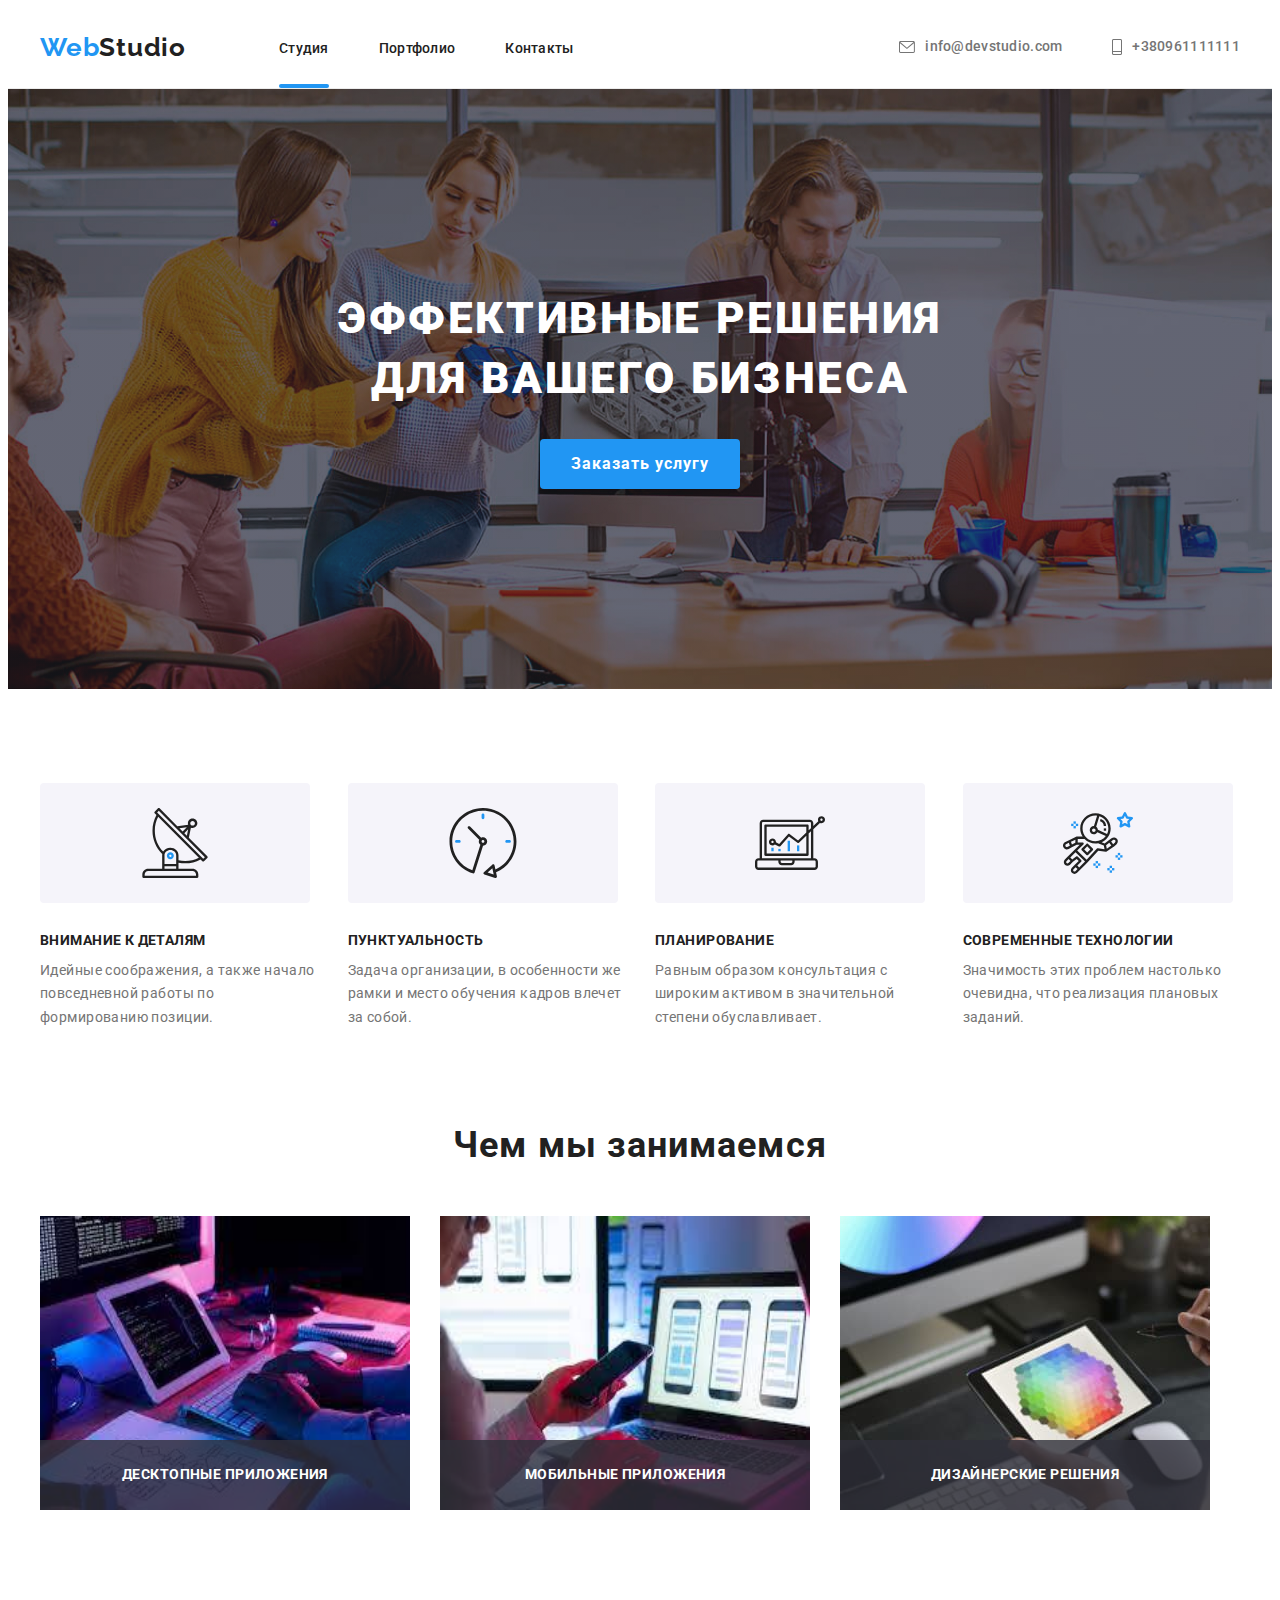
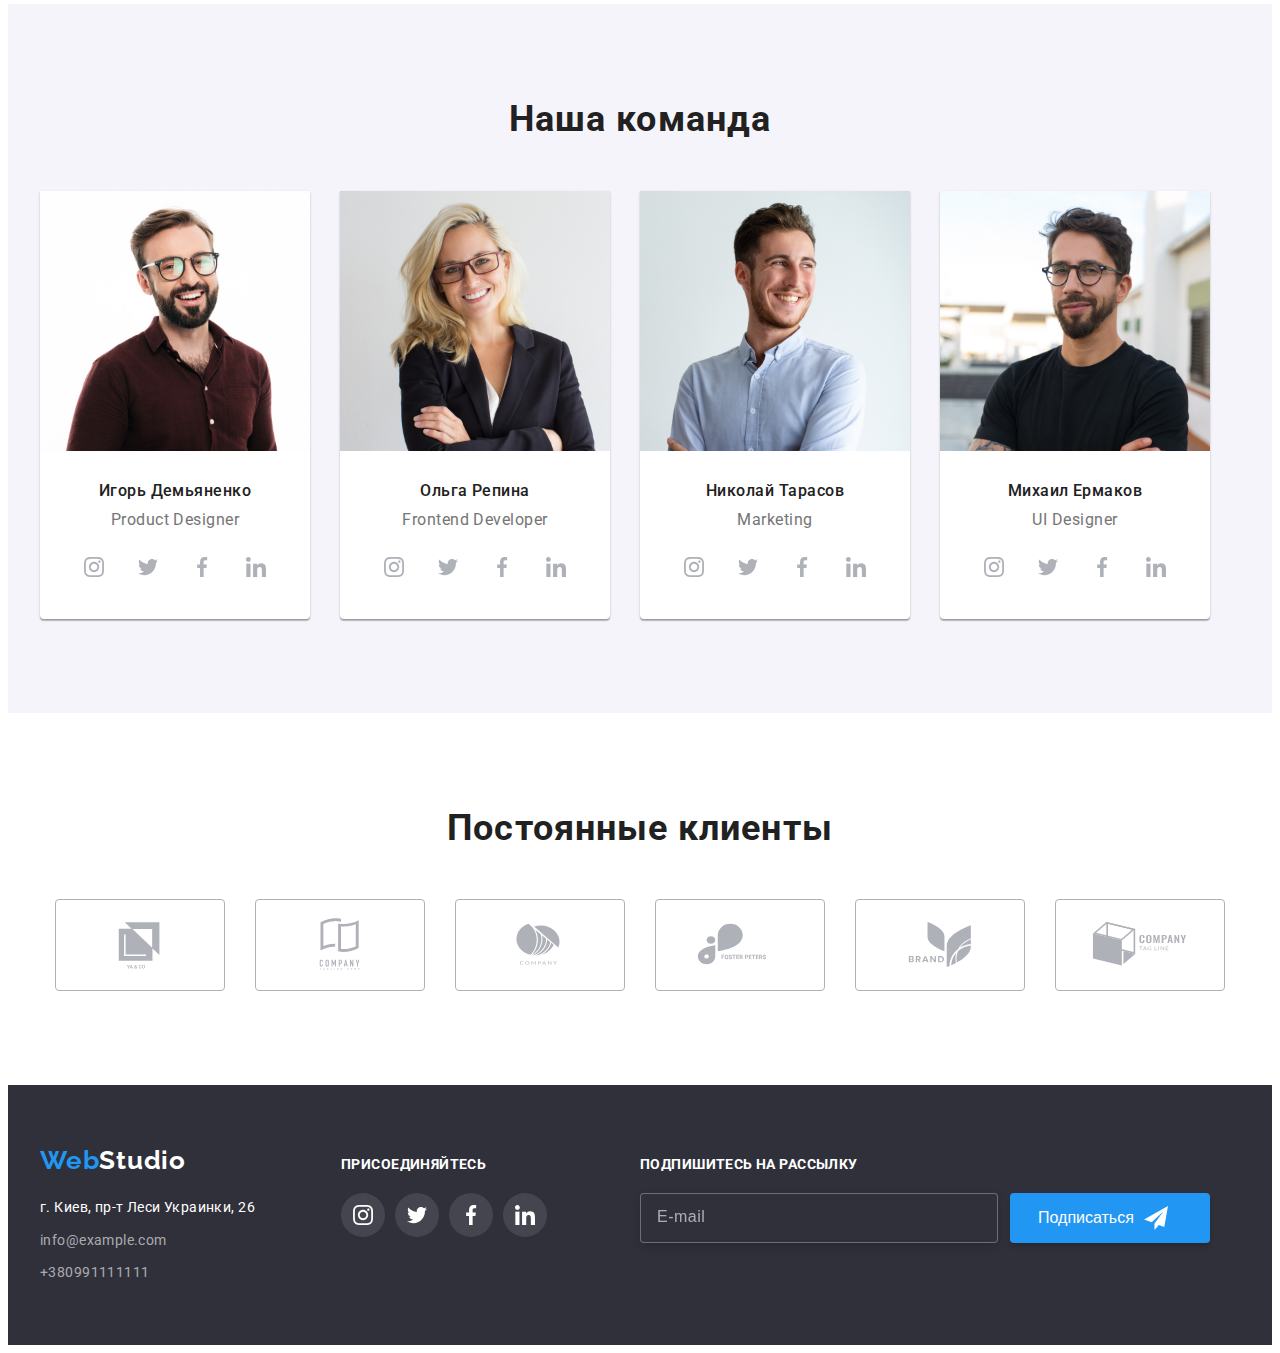
<file: index.html>
<!DOCTYPE html>
<html lang="en">
<head>
    <meta charset="UTF-8">
    <meta http-equiv="X-UA-Compatible" content="IE=edge">
    <meta name="viewport" content="width=device-width, initial-scale=1.0">
    <title>Document</title>
    <link rel="stylesheet" href="https://cdnjs.cloudflare.com/ajax/libs/modern-normalize/1.1.0/modern-normalize.min.css" integrity="sha512-wpPYUAdjBVSE4KJnH1VR1HeZfpl1ub8YT/NKx4PuQ5NmX2tKuGu6U/JRp5y+Y8XG2tV+wKQpNHVUX03MfMFn9Q==" crossorigin="anonymous" referrerpolicy="no-referrer" />
    <link rel="preconnect" href="https://fonts.googleapis.com">
    <link rel="preconnect" href="https://fonts.gstatic.com" crossorigin>
    <link href="https://fonts.googleapis.com/css2?family=Raleway:wght@700&family=Roboto:wght@400;500;700;900&display=swap" rel="stylesheet">
    <!-- <link rel="stylesheet" href="./css/reset.css" /> -->
    <!-- <link rel="stylesheet" href="./css/styles.css" /> -->
    <link rel="stylesheet" href="./css/main.min.css">
</head>
<body>

    <!----------------------------- Заголовок (хедер) ----------------------------->
    <header class="header">
        <div class="container header__container">
        <nav class="site-nav">
            <a class="logo link__header" href="./index.html">
                <span class="logo-color">Web</span>Studio
            </a>
    
            <ul class="list site-list">
                <li class="site-list__item"><a class="link site-list__link current" href="./index.html">Студия</a></li>
                <li class="site-list__item"><a class="link site-list__link" href="./portfolio.html">Портфолио</a></li>
                <li class="site-list__item"><a class="link site-list__link" href="">Контакты</a></li>
            </ul>
        </nav>    
    
            <ul class="list site-list-one">

                <li class="site-list-one__item">
                    <a class="link site-list-one__link"
                href="mailto:info@devstudio.com">
                <svg class="header-icon" width="16px" height="12px">
                <use href="images/icons/icons4.svg#icon-hover"></use>
                    </svg>info@devstudio.com</a>
                </li>

                <li class="site-list-one__item">
                    <a class="link site-list-one__link"
                    href="tel:+380961111111">
                    <svg class="header-icon" width="10px" height="16px">
                    <use href="images/icons/icons4.svg#icon-mobile"></use>
                    </svg>+380961111111</a>
                </li>
            </ul>
        </div> 
    </header>

    <!-- Секція 1  HERO --> 
    <main>

    <div>
        <section class="hero">
            <div class="container">
            <h1 class="hero__title">Эффективные решения <br /> для вашего бизнеса</h1>
            
                <button class="hero__btn" type="button" data-modal-open>Заказать услугу</button>
            </div>
        </section>
    </div>

    <!-- Секція 2  ABOUT-->
    
        <section class="about">
    
            <div class="container">
            <ul class="list about-us__list">
                <li class="about-us__item">
                    <div class="static-item">
                    <svg class="static-icon" width="70px" height="70px">
                        <use href="./images/icons/icons2.svg#icon-antenna-1"></use>
                        </svg>
                    </div>
                    <h3 class="about-us__title">Внимание к деталям</h3>
                <p class="about-pgf">Идейные соображения, а также начало повседневной работы по формированию позиции. </p>
                </li>



                <li class="about-us__item">
                    <div class="static-item">
                    <svg class="static-icon" width="70px" height="70px">
                        <use href="./images/icons/icons2.svg#icon-clock-1"></use>
                        </svg>
                    </div>
                    <h3 class="about-us__title">Пунктуальность</h3>
                <p class="about-pgf">Задача организации, в особенности же рамки и место обучения кадров влечет за собой. </p>
                </li>



                <li class="about-us__item">
                    <div class="static-item">
                    <svg class="static-icon" width="70px" height="70px">
                        <use href="./images/icons/icons2.svg#icon-diagram-1"></use>
                        </svg>
                    </div>
                    <h3 class="about-us__title">Планирование</h3>
                <p class="about-pgf">Равным образом консультация с широким активом в значительной степени обуславливает. </p>
                </li>



                <li class="about-us__item">
                    <div class="static-item"> 
                    <svg class="static-icon" width="70px" height="70px">
                        <use href="./images/icons/icons2.svg#icon-astronaut-1"></use>
                        </svg>
                    </div>
                    <h3 class="about-us__title">Современные технологии</h3>
                <p class="about-pgf">Значимость этих проблем настолько очевидна, что реализация плановых заданий. </p>
                </li>

            </ul>
        </div>
        </section>


        <!------------------------------------- FOTO----------------------------------- -->

        <section class="foto">
            <div class="container">
    <h2 class="project-title">Чем мы занимаемся</h2>

    <ul class="list project-list">
    <li class="project-list__title">
        <img class="imgwork" src="./images/work1.jpg" alt="розробка схеми" width="370">
        <p class="foto-text">Десктопные приложения</p>
    </li>
    <li class="project-list__title">
        <img class="imgwork" src="./images/work2.jpg" alt="розробка мобільного додатку" width="370">
        <p class="foto-text">Мобильные приложения</p>
    </li>
    <li class="project-list__title">
        <img src="./images/dl_3.jpg" alt="розробка дизайну" width="370">
        <p class="foto-text">Дизайнерские решения</p>
    </li>
    </ul>
        </div>
        </section>        

    

                                            <!-- Секція 3  TEAM-->

        <section class="team">
            <div class="container">
        <h2 class="work-title">Наша команда</h2>

        <ul class="list work-list">
            <li class="about-team">
                <img src="./images/img1.jpg" alt="фото працівника" width="270">
                <div class="worker"> 
                <h3 class="work-list-name"> Игорь Демьяненко </h3> 
                <p class="work-pgf"> Product Designer </p>
                </div>


                <ul class="worker-social-list list">
                    
                    
                    <li class="worker-social-item">
                    <a 
                    href=""
                    class="worker-social-link">
                    <svg class="worker-social-icon" width="20px" height="20px">
                    <use href="./images/icons/icons.svg#icon-instagram"></use>
                    </svg>
                    </a>
                    </li>


                        <li class="worker-social-item">
                        <a 
                        href=""
                        class="worker-social-link">
                        <svg class="worker-social-icon" width="20px" height="20px">
                        <use href="./images/icons/icons.svg#icon-twitter"></use>
                        </svg>
                        </a>
                        </li>


                            <li class="worker-social-item">
                            <a 
                            href=""
                            class="worker-social-link">
                            <svg class="worker-social-icon" width="20px" height="20px">
                            <use href="./images/icons/icons.svg#icon-facebook"></use>
                            </svg>
                            </a>
                            </li>


                                <li class="worker-social-item">
                                <a 
                                href=""
                                class="worker-social-link">
                                <svg class="worker-social-icon" width="20px" height="20px">
                                <use href="./images/icons/icons.svg#icon-linkedin"></use>
                                </svg> 
                                </a>
                                </li>
                </ul>
                



            </li>
            <li class="about-team">
                <img src="./images/img2.jpg" alt="фото працівника" width="270">
                    <div class="worker"> 
                <h3 class="work-list-name"> Ольга Репина </h3>
                <p class="work-pgf"> Frontend Developer </p>
                    </div>
                    <ul class="worker-social-list list">
                        <li class="worker-social-item">
                        <a 
                        href=""
                        class="worker-social-link">
                        <svg class="worker-social-icon" width="20px" height="20px">
                        <use href="./images/icons/icons.svg#icon-instagram"></use>
                        </svg>
                        </a>
                        </li>
                            <li class="worker-social-item">
                            <a 
                            href=""
                            class="worker-social-link">
                            <svg class="worker-social-icon" width="20px" height="20px">
                            <use href="./images/icons/icons.svg#icon-twitter"></use>
                            </svg>
                            </a>
                            </li>
                                <li class="worker-social-item">
                                <a 
                                href=""
                                class="worker-social-link">
                                <svg class="worker-social-icon" width="20px" height="20px">
                                <use href="./images/icons/icons.svg#icon-facebook"></use>
                                </svg>
                                </a>
                                </li>
                                    <li class="worker-social-item">
                                    <a 
                                    href=""
                                    class="worker-social-link">
                                    <svg class="worker-social-icon" width="20px" height="20px">
                                    <use href="./images/icons/icons.svg#icon-linkedin"></use>
                                    </svg> 
                                    </a>
                                    </li>
                    </ul>
            </li>
            <li class="about-team">
                <img src="./images/img3.jpg" alt="фото працівника" width="270">
                    <div class="worker">
                <h3 class="work-list-name"> Николай Тарасов </h3> 
                <p class="work-pgf"> Marketing </p>
                    </div>
                    <ul class="worker-social-list list">
                        <li class="worker-social-item">
                        <a 
                        href=""
                        class="worker-social-link">
                        <svg class="worker-social-icon" width="20px" height="20px">
                        <use href="./images/icons/icons.svg#icon-instagram"></use>
                        </svg>
                        </a>
                        </li>
                            <li class="worker-social-item">
                            <a 
                            href=""
                            class="worker-social-link">
                            <svg class="worker-social-icon" width="20px" height="20px">
                            <use href="./images/icons/icons.svg#icon-twitter"></use>
                            </svg>
                            </a>
                            </li>
                                <li class="worker-social-item">
                                <a 
                                href=""
                                class="worker-social-link">
                                <svg class="worker-social-icon" width="20px" height="20px">
                                <use href="./images/icons/icons.svg#icon-facebook"></use>
                                </svg>
                                </a>
                                </li>
                                    <li class="worker-social-item">
                                    <a 
                                    href=""
                                    class="worker-social-link">
                                    <svg class="worker-social-icon" width="20px" height="20px">
                                    <use href="./images/icons/icons.svg#icon-linkedin"></use>
                                    </svg> 
                                    </a>
                                    </li>
                    </ul>
            </li>
            <li class="about-team">
                <img src="./images/img4.jpg" alt="фото працівника" width="270">
                <div class="worker">
                <h3 class="work-list-name"> Михаил Ермаков </h3> 
                <p class="work-pgf"> UI Designer </p>
                </div> 
                <ul class="worker-social-list list">
                    <li class="worker-social-item">
                    <a 
                    href=""
                    class="worker-social-link">
                    <svg class="worker-social-icon" width="20px" height="20px">
                    <use href="./images/icons/icons.svg#icon-instagram"></use>
                    </svg>
                    </a>
                    </li>
                        <li class="worker-social-item">
                        <a 
                        href=""
                        class="worker-social-link">
                        <svg class="worker-social-icon" width="20px" height="20px">
                        <use href="./images/icons/icons.svg#icon-twitter"></use>
                        </svg>
                        </a>
                        </li>
                            <li class="worker-social-item">
                            <a 
                            href=""
                            class="worker-social-link">
                            <svg class="worker-social-icon" width="20px" height="20px">
                            <use href="./images/icons/icons.svg#icon-facebook"></use>
                            </svg>
                            </a>
                            </li>
                                <li class="worker-social-item">
                                <a 
                                href=""
                                class="worker-social-link">
                                <svg class="worker-social-icon" width="20px" height="20px">
                                <use href="./images/icons/icons.svg#icon-linkedin"></use>
                                </svg> 
                                </a>
                                </li>
                </ul> 
            </li>
        </ul>
            </div>
        
        </section>


    <!------------------------------------- CLIENTS----------------------------------- -->
<section class="clients">

<div class="container">
    <h2 class="clients-title">Постоянные клиенты</h2>


    <ul class="clients-list list">
<li class="clients-list__item">
    <a href="" class="clients-list__link">
        <svg class="clients-icon" width="106px" height="60px">
            <use href="./images/icons/icons3.svg#icon-Logo-01"></use>
        </svg>
    </a>
</li>

<li class="clients-list__item">
    <a href="" class="clients-list__link">
        <svg class="clients-icon" width="106px" height="60px">
            <use href="./images/icons/icons3.svg#icon-Logo-02"></use>
        </svg>
    </a>
</li>

<li class="clients-list__item">
    <a href="" class="clients-list__link">
        <svg class="clients-icon" width="106px" height="60px">
            <use href="./images/icons/icons3.svg#icon-Logo-03"></use>
        </svg>
    </a>
</li>

<li class="clients-list__item">
    <a href="" class="clients-list__link">
        <svg class="clients-icon" width="106px" height="60px">
            <use href="./images/icons/icons3.svg#icon-Logo-04"></use>
        </svg>
    </a>
</li>

<li class="clients-list__item">
    <a href="" class="clients-list__link">
        <svg class="clients-icon" width="106px" height="60px">
            <use href="./images/icons/icons3.svg#icon-Logo-05"></use>
        </svg>
    </a>
</li>

<li class="clients-list__item">
    <a href="" class="clients-list__link">
        <svg class="clients-icon" width="106px" height="60px">
            <use href="./images/icons/icons3.svg#icon-Logo-06"></use>
        </svg>
    </a>
</li>

    </ul>

</div>

</section>

</main>
                                            <!-- Футер. Підвал -->
        
        <footer class="footer footer-container">
            <div class="container footer-container-list">
        <div class="footer-adress">
        <div class="footer-logo">
            <a class="footer-logo__link" href="/">
                <span class="logo-color">Web</span>Studio
            </a>
        </div>
            <address class="link footer-link">
            <ul class="list footer-list">
                <li class="footer-adress__item"><a class="link footer-adress__link-city" href="">г. Киев, пр-т Леси Украинки, 26</a> </li>
                <li class="footer-adress__item"><a class="link footer-adress__link" href="mailto:info@example.com">info@example.com</a></li>
                <li class="footer-adress__item"><a class="link footer-adress__link" href="tel:+380991111111">+380991111111</a></li>
            </ul>
            </address>
        </div>

            <div class="footer-social-container">
                
                    
                    <h3 class="footer-social-container__title">присоединяйтесь</h3>
                    
                    <ul class="list footer-social-list">
                        <li class="footer-social-list__item">
                            <a 
                            href=""
                            class="footer-social-list__link ">
                            <svg class="footer-social-icon" width="20px" height="20px">
                            <use href="./images/icons/icons.svg#icon-instagram"></use>
                            </svg>
                            </a>
                            </li>
                    
        
                        <li class="footer-social-list__item">
                            <a 
                            href=""
                            class="footer-social-list__link">
                            <svg class="footer-social-icon" width="20px" height="20px">
                            <use href="./images/icons/icons.svg#icon-twitter"></use>
                            </svg>
                            </a>
                            </li> 
                            
                                <li class="footer-social-list__item">
                                    <a 
                                    href=""
                                    class="footer-social-list__link">
                                    <svg class="footer-social-icon" width="20px" height="20px">
                                    <use href="./images/icons/icons.svg#icon-facebook"></use>
                                    </svg>
                                    </a>
                                    </li>
                                    
                                        <li class="footer-social-list__item">
                                            <a 
                                            href=""
                                            class="footer-social-list__link">
                                            <svg class="footer-social-icon" width="20px" height="20px">
                                            <use href="./images/icons/icons.svg#icon-linkedin"></use>
                                            </svg> 
                                            </a>
                                            </li>
                            
                </ul>
            </div>

            <div class="subscription">

            <h3 class="subscription-title">Подпишитесь на рассылку</h3>

<form action="#" class="sub-form">

            <input type="text" class="subscription-input" name="subscription-email" placeholder="E-mail">

            <button type="submit" class="subscription-submit">Подписаться<svg class="subscription-icon" width="24px" height="24px">
                <use href="./images/icons/icons5.svg#icon-icon-podpis"></use></svg></button>
            
            </form>
            </div>
            
            
            </div>
        
        
        
        </footer>
<!-- ----------------------------------BACKDROP---------------------------------- -->
<div class="backdrop is-hidden" data-modal>
    <div class="modal">
        <button type="button" class="modal-close" data-modal-close>
            <svg class="close" width="30px" height="30px">
            <use href="./images/icons/cl.svg#icon-CL"></use>
            </svg>
        </button>



        <p class="modal-title">Оставьте свои данные, мы вам перезвоним</p>
    
        <form action="#">

    <div class="form-field">
            <label class="input-text" for="user-name">Имя</label>

        <div class="input-wrap">
            <input
            type="user" 
            class="form-input"
            name="user-name"
            id="user-name"
            >
            <svg class="input-icon"  width="18" height="18">
                <use href="./images/icons/icons5.svg#icon-person-black"></use>
            </svg>
        </div>
    </div>
        


    <div class="form-field">
            <label class="input-text" for="user-tel">Телефон</label>
        <div class="input-wrap">
            <input 
            type="user-tel" 
            class="form-input"
            name="user-tel"
            id="user-tel"
            >
            <svg class="input-icon"  width="18" height="18">
                <use href="./images/icons/icons5.svg#icon-phone-black"></use>
            </svg>
        </div>
    </div>



    <div class="form-field">
            <label class="input-text" for="user-email">Почта</label>
        <div class="input-wrap">
            <input 
            type="text" 
            class="form-input"
            name="user-email"
            id="user-email"
            >
            <svg class="input-icon"  width="18" height="18">
                <use href="./images/icons/icons5.svg#icon-email-black"></use>
            </svg>
        </div>
    </div>
            



            <div class="form-field">
                <label class="input-text" for="user-text">Комментарий</label>
                <textarea 
                name="user-text" 
                id="user-text"
                class="form-text"
                placeholder="Введите текст"
                ></textarea>
            </div>



                <div class="form-field policy-field">
            <input type="checkbox" 
            name="policy" 
            id="policy" 
            class="policy-check visually-hidden" 
            />
            <label for="policy" 
            class="check-text">
            <span>
                <svg class="policy-icon"  width="16" height="15">
                <use href="./images/icons/icons5.svg#icon-Vector"></use></svg>
            </span> Соглашаюсь с рассылкой и принимаю&#160;<a href="" class="policy-link" > Условия договора</a></label>
                </div>  

                <div class="policy-button">
                    
                    <button type="submit" class="modal-button">Отправить</button>
                    
                </div>
            </form>

            
    </div>
</div>

<script src="./js/modal.js"></script>

    </body>
</html>
</file>
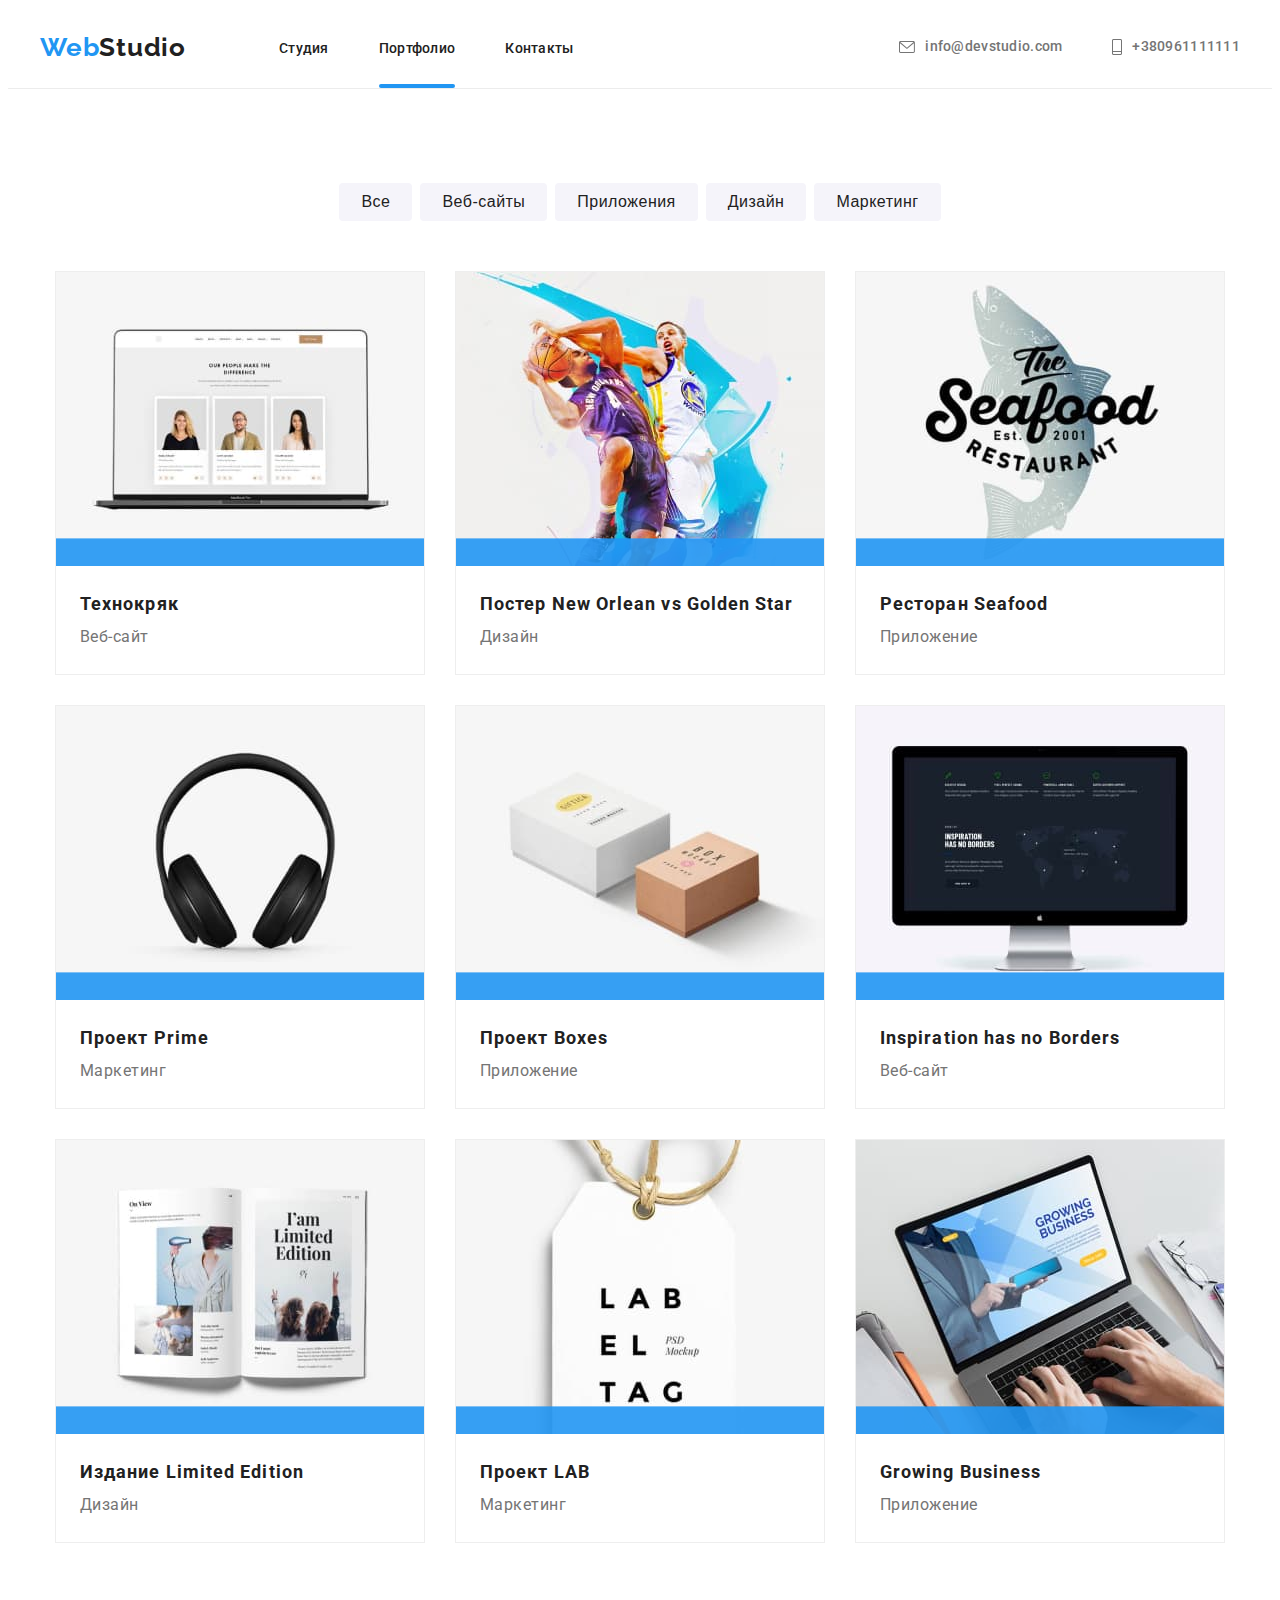
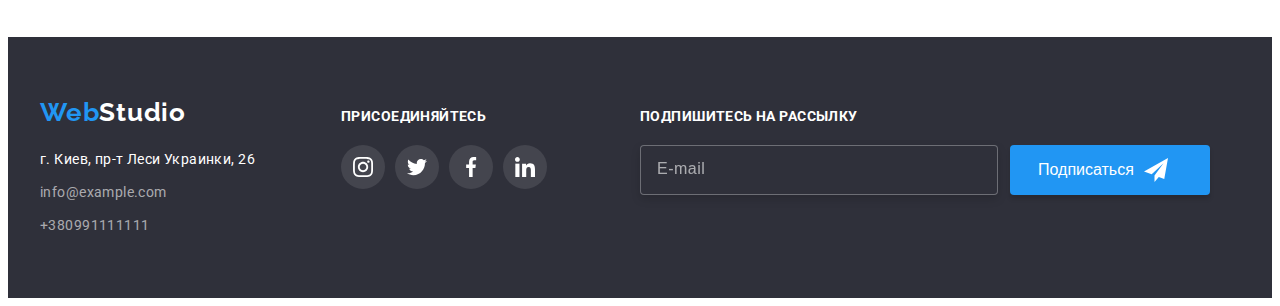
<file: portfolio.html>
<!DOCTYPE html>
<html lang="en">
<head>
    <meta charset="UTF-8">
    <meta http-equiv="X-UA-Compatible" content="IE=edge">
    <meta name="viewport" content="width=device-width, initial-scale=1.0">
    <title>Document</title>
    <link rel="stylesheet" href="https://cdnjs.cloudflare.com/ajax/libs/modern-normalize/1.1.0/modern-normalize.min.css" integrity="sha512-wpPYUAdjBVSE4KJnH1VR1HeZfpl1ub8YT/NKx4PuQ5NmX2tKuGu6U/JRp5y+Y8XG2tV+wKQpNHVUX03MfMFn9Q==" crossorigin="anonymous" referrerpolicy="no-referrer" />
    <link rel="preconnect" href="https://fonts.googleapis.com">
    <link rel="preconnect" href="https://fonts.gstatic.com" crossorigin>
    <link href="https://fonts.googleapis.com/css2?family=Raleway:wght@700&family=Roboto:wght@400;500;700;900&display=swap" rel="stylesheet">
    <!-- <link rel="stylesheet" href="./css/reset.css" /> -->
    <!-- <link rel="stylesheet" href="./css/styles.css" /> -->
    <link rel="stylesheet" href="./css/main.min.css">
</head>
<body>

    <header class="header">
        <div class="container header__container">
        <nav class="site-nav">
            <a class="logo link__header" href="./index.html">
                <span class="logo-color">Web</span>Studio
            </a>
    
            <ul class="list site-list">
                <li class="site-list__item"><a class="link site-list__link" href="./index.html">Студия</a></li>
                <li class="site-list__item"><a class="link site-list__link current" href="./portfolio.html">Портфолио</a></li>
                <li class="site-list__item"><a class="link site-list__link" href="">Контакты</a></li>
            </ul>
        </nav>    
    
            <ul class="list site-list-one">

                <li class="site-list-one__item">
                    <a class="link site-list-one__link"
                    href="mailto:info@devstudio.com">
                <svg class="header-icon" width="16px" height="12px">
                <use href="images/icons/icons4.svg#icon-hover"></use>
                    </svg>info@devstudio.com</a>
                </li>

                <li class="site-list-one__item">
                    <a class="link site-list-one__link"
                    href="tel:+380961111111">
                    <svg class="header-icon" width="10px" height="16px">
                    <use href="images/icons/icons4.svg#icon-mobile"></use>
                    </svg>+380961111111</a>
                </li>
            </ul>
        </div> 
    </header>     
    <!-- -------------------------------MAIN------------------------------- -->   
<main>
    <section class="main">
<div class="container">
    
    <ul class="list main-buttons">
    
        <li class="main-buttons__list"><button class="btn main-btn" type="button">Все</button></li>
        <li class="main-buttons__list"><button class="btn main-btn" type="button">Веб-сайты</button></li>
        <li class="main-buttons__list"><button class="btn main-btn" type="button">Приложения</button></li>
        <li class="main-buttons__list"><button class="btn main-btn" type="button">Дизайн</button></li>
        <li class="main-buttons__list"><button class="btn main-btn" type="button">Маркетинг</button></li>
        
    </ul>
    
<ul class="list main-presentation">
    <li class="main-presentation__list list-boxing">
    <div class="list-wrap">
        <img src="./images/foto01.jpg" alt="ноутбук" 
        width="370" height="294px">
        <p class="list-wrap__text">Технокряк это современная площадка распространения коронавируса. Компании используют эту платформу для цифрового шпионажа и атак на защищённые сервера конкурентов.</p>
    </div>
        <div class="description-site">
        <h3 class="description-site__title">Технокряк</h3>
        <p class="description-site__styles">Веб-сайт</p> 
        </div>
    



    </li>
    <li class="main-presentation__list list-boxing">
    <div class="list-wrap">
        <img src="./images/foto02.jpg" alt="баскетболісти" 
        width="370" height="294px">
        <p class="list-wrap__text">Технокряк это современная площадка распространения коронавируса. Компании используют эту платформу для цифрового шпионажа и атак на защищённые сервера конкурентов.</p>
    </div>
        <div class="description-site">
        <h3 class="description-site__title">Постер New Orlean vs Golden Star</h3>
        <p class="description-site__styles">Дизайн</p>
        </div>




    </li>
    <li class="main-presentation__list list-boxing">
    <div class="list-wrap">
        <img src="./images/foto03.jpg" alt="лого" 
        width="370" height="294px">
        <p class="list-wrap__text">Технокряк это современная площадка распространения коронавируса. Компании используют эту платформу для цифрового шпионажа и атак на защищённые сервера конкурентов.</p>
    </div>
        <div class="description-site">
        <h3 class="description-site__title">Ресторан Seafood</h3>
        <p class="description-site__styles">Приложение</p>
        </div>
    </li>




    <li class="main-presentation__list list-boxing">
    <div class="list-wrap">
        <img src="./images/foto04.jpg" alt="навушники"
        width="370">
        <p class="list-wrap__text">Технокряк это современная площадка распространения коронавируса. Компании используют эту платформу для цифрового шпионажа и атак на защищённые сервера конкурентов.</p>
    </div>
        <div class="description-site">
        <h3 class="description-site__title">Проект Prime</h3>
        <p class="description-site__styles">Маркетинг</p>
        </div>
    </li>




    <li class="main-presentation__list list-boxing">
    <div class="list-wrap">
        <img src="./images/foto05.jpg" alt="картонні коробки" 
        width="370">
        <p class="list-wrap__text">Технокряк это современная площадка распространения коронавируса. Компании используют эту платформу для цифрового шпионажа и атак на защищённые сервера конкурентов.</p>
    </div>
        <div class="description-site">
        <h3 class="description-site__title">Проект Boxes</h3>
        <p class="description-site__styles">Приложение</p>
        </div>
    </li>




    <li class="main-presentation__list list-boxing">
    <div class="list-wrap">
        <img src="./images/foto06.jpg" alt="монітор" 
        width="370">
        <p class="list-wrap__text">Технокряк это современная площадка распространения коронавируса. Компании используют эту платформу для цифрового шпионажа и атак на защищённые сервера конкурентов.</p>
    </div>
        <div class="description-site">
        <h3 class="description-site__title">Inspiration has no Borders</h3>
        <p class="description-site__styles">Веб-сайт</p>
        </div>




    </li>
    <li class="main-presentation__list list-boxing">
    <div class="list-wrap">
        <img src="./images/foto07.jpg" alt="розгорнута книга" 
        width="370">
        <p class="list-wrap__text">Технокряк это современная площадка распространения коронавируса. Компании используют эту платформу для цифрового шпионажа и атак на защищённые сервера конкурентов.</p>
    </div>
        <div class="description-site">
        <h3 class="description-site__title">Издание Limited Edition</h3>
        <p class="description-site__styles">Дизайн</p>
        </div>




    </li>
    <li class="main-presentation__list list-boxing">
        <div class="list-wrap">
        <img src="./images/foto08.jpg" alt="брилок" 
        width="370">
        <p class="list-wrap__text">Технокряк это современная площадка распространения коронавируса. Компании используют эту платформу для цифрового шпионажа и атак на защищённые сервера конкурентов.</p>
        </div>
        <div class="description-site">
        <h3 class="description-site__title">Проект LAB</h3>
        <p class="description-site__styles">Маркетинг</p>
        </div>




    </li>
    <li class="main-presentation__list list-boxing">
        <div class="list-wrap">
        <img src="./images/foto09.jpg" alt="робота за ноутбуком" 
        width="370">
        <p class="list-wrap__text">Технокряк это современная площадка распространения коронавируса. Компании используют эту платформу для цифрового шпионажа и атак на защищённые сервера конкурентов.</p>
    </div>
        <div class="description-site">
        <h3 class="description-site__title">Growing Business</h3>
        <p class="description-site__styles">Приложение</p>
        </div>
    </li>

</ul>

</div>
</section>

    </main>

<!-- ----------------------------------FOOTER---------------------------------- -->


<footer class="footer footer-container">
    <div class="container footer-container-list">
<div class="footer-adress">
<div class="footer-logo">
    <a class="footer-logo__link" href="/">
        <span class="logo-color">Web</span>Studio
    </a>
</div>
    <address class="link footer-link">
    <ul class="list footer-list">
        <li class="footer-adress__item"><a class="link footer-adress__link-city" href="">г. Киев, пр-т Леси Украинки, 26</a> </li>
        <li class="footer-adress__item"><a class="link footer-adress__link" href="mailto:info@example.com">info@example.com</a></li>
        <li class="footer-adress__item"><a class="link footer-adress__link" href="tel:+380991111111">+380991111111</a></li>
    </ul>
    </address>
</div>

    <div class="footer-social-container">
        
            
            <h3 class="footer-social-container__title">присоединяйтесь</h3>
            
            <ul class="list footer-social-list">
                <li class="footer-social-list__item">
                    <a 
                    href=""
                    class="footer-social-list__link ">
                    <svg class="footer-social-icon" width="20px" height="20px">
                    <use href="./images/icons/icons.svg#icon-instagram"></use>
                    </svg>
                    </a>
                    </li>
            

                <li class="footer-social-list__item">
                    <a 
                    href=""
                    class="footer-social-list__link">
                    <svg class="footer-social-icon" width="20px" height="20px">
                    <use href="./images/icons/icons.svg#icon-twitter"></use>
                    </svg>
                    </a>
                    </li> 
                    
                        <li class="footer-social-list__item">
                            <a 
                            href=""
                            class="footer-social-list__link">
                            <svg class="footer-social-icon" width="20px" height="20px">
                            <use href="./images/icons/icons.svg#icon-facebook"></use>
                            </svg>
                            </a>
                            </li>
                            
                                <li class="footer-social-list__item">
                                    <a 
                                    href=""
                                    class="footer-social-list__link">
                                    <svg class="footer-social-icon" width="20px" height="20px">
                                    <use href="./images/icons/icons.svg#icon-linkedin"></use>
                                    </svg> 
                                    </a>
                                    </li>
                    
        </ul>
    </div>
        
       <div class="subscription">

        <h3 class="subscription-title">Подпишитесь на рассылку</h3>

<form action="" class="sub-form">

        <input type="text" class="subscription-input" name="subscription-email" placeholder="E-mail">

        <button type="submit" class="subscription-submit">Подписаться<svg class="subscription-icon" width="24px" height="24px">
            <use href="./images/icons/icons5.svg#icon-icon-podpis"></use></svg></button>
        
        </form>
        </div>
       
        </div>
    
   
  
    </footer>
</body>


</html>
</file>
<file: css/styles.css>
/* :root {
    --header-background-color:#FFFFFF;
    --hover-focus-color:#2196F3;
    --head-dark-color:#212121;
    --body-dark-color:#212121;
    } */
    
    /* .container {
        width: 1200px;
        padding-left: 15px;
        padding-right: 15px;
        margin: 0 auto;
        outline: 2px solid red;
    } */
    
    /* .visually-hidden {
        position: absolute;
        width: 1px;
        height: 1px;
        margin: -1px;
        border: 0;
        padding: 0;
        clip: rect(0 0 0 0);
        overflow: hidden;
    } */
    
    
    /* body {
        font-family: "Roboto" , sans-serif;
        background-color: var(--header-background-color);
    }
    ul {
        list-style: none;
    }
    .list {
        list-style: none;
    } 
    
    .link {
        text-decoration: none;
    } 
    
    [href] {
        text-decoration: none;
    } 
    
    .policy-link {
        text-decoration-line: underline;
    } */
    
     /* ------------------HEADER------------------ !!!! */
    /* .header {
        background-color: var(--header-background-color);
        padding-top: 24px;
        padding-bottom: 25px;
        border-bottom: 1px solid #ECECEC;;
    }
    
    .link-header {
        font-family: "Raleway" , sans-serif;
        font-style: normal;
        font-weight: bold;
        font-size: 26px;
        line-height: 1.19;    
        letter-spacing: 0.03em;
        color: var(--head-dark-color);
        margin-right: 93px;
    }
    
    .header-container {
        display: flex;
        align-items: center;
    }
    
    .header-nav {
        display: flex;
        align-items: center;
    }
    
    .header-list {
        display: flex;
        align-items: center;
    }
    
    .header-icon {
        content: '';
        margin-right: 10px;
        justify-content: center;
        fill: currentColor;
        cursor: pointer;
    }
    
    .current {
        color: #2196F3;
        position: relative;
    }
    
    .current::after {
        content:"";
        width: 100%;
        height: 4px;
        border-radius: 2px;
        position: absolute;
        background-color: #2196F3;
        left: 0;
        bottom: -32px;
    }
    
    .header-link-one:hover,
    .header-link-one:focus {
        fill: #2196F3;
    }
    
    .header-item-one {
        display: flex;
        align-items: center;
    }
    .header-link-one {
        content: '';
        display: flex;
        align-items: center;
        fill: #757575;
        transition: fill 250ms cubic-bezier(0.4, 0, 0.2, 1);
    }
    .header-list-one {
        display: flex;
        align-items: center;
        margin-left: auto;
    }
    .header-list-one > .header-item-one:first-child {
        margin-right: 50px;
    
    }
    
    .header-item:not(:last-child) {
        margin-right: 50px;
    }
    
    
    
    .logo {
    color: #2196F3;
    }
    
    .header-link {
        font-weight: 500;
        font-size: 14px;
        line-height: 1.14;
        letter-spacing: 0.02em;
        color: var(--body-dark-color);
        transition: color 250ms cubic-bezier(0.4, 0, 0.2, 1);
    }
    
    
    .header-link:hover,
    .header-link:focus {
        color: var(--hover-focus-color);
    }
    
    .header-link-one {
        font-weight: 500;
        font-size: 14px;
        line-height: 1.14;
        letter-spacing: 0.02em;
        color: #757575;
        align-items: center;
        transition: color 250ms cubic-bezier(0.4, 0, 0.2, 1);
    }
    
    .header-link-one:hover,
    .header-link-one:focus {
        color:var(--hover-focus-color);
    } */
    
    /* ------------------HERO----------------- */
    
    /* .hero {
        background-color:#2F303A;
        background-image: linear-gradient(
        rgba(47, 48, 58, 0.4), 
        rgba(47, 48, 58, 0.4)), url(../images/hero.jpg);
        background-repeat: no-repeat;
        background-position: center;
        background-size: cover ;
        padding-top: 200px;
        padding-bottom: 200px; 
        text-align:center}
    
    
    .hero-title {
        font-weight: 900;
        font-size: 44px;
        line-height: 1.36;
        text-align: center;
        letter-spacing: 0.06em;
        text-transform: uppercase;
        color: #FFFFFf;
        margin-bottom: 30px;
    }
    
    .hero-btn {
        Width: 200px;
        height: 50px;
        font-family: inherit;
        font-weight: 700;
        font-size: 16px;
        line-height: 1.87;
        display: flex;
        align-items: center;
        letter-spacing: 0.06em;
        color: #FFFfFF;
        justify-content: center;
        box-shadow: 0px 4px 4px rgba(0, 0, 0, 0.15);
    border-radius: 4px;
    border: none;
    }
    
    
    .hero-btn:hover,
    .hero-btn:focus {
    color:  #FFFFFF;
    }
    .hero-btn {
        background-color: #2196F3;
        margin: auto;
    } */
    
    /* --------------------------SECTION_ABOUT------------------------ */
    /* .static {
        padding-top: 94px;
    }
    
    .static-list {
        display: flex;
        justify-content: center;
    }
    
    .static-item {
        width: 270px;
        height: 120px;
        background: #F5F4FA;
        border-radius: 4px;
        display: flex;
        justify-content: center;
        align-items: center;
        margin-bottom: 30px;
    }
    
    .static-item + .static-item {
        margin-left: 30px;
    }
    
    .static-icon {
        fill: #212121;
        justify-content: center;
        align-content: center;
        
    }
    
    .worker-social-list {
        display: flex;
        justify-content: center;
        align-items: center;
    }
    
    .about {
        padding-top: 0px;
        padding-bottom: 94px;
    }
    
    .about-list {
        display: flex;
        flex-wrap: nowrap;
    margin: -15px;
    }
    
    .about-item {
        width: calc(100% / 4 - 30px);
        margin: 15px;
    }
    
    
    .about-title {
        font-size: 14px;
        line-height: 1.14;
        letter-spacing: 0.03em;
        text-transform: uppercase;
        color: var(--body-dark-color);
        margin-bottom: 10px;
    
    }
    
    .about-pgf {
        font-size: 14px;
        line-height: 1.71;
        letter-spacing: 0.03em;
        color: #757575;
        
        
    } */
    
    /* ----------------------------------SECTION-FOTO---------------------------------- */
    
    /* .foto {
        padding-bottom: 94px;
    }
    
    .imgwork {
        min-height: 294px;
    }
    
    .project-title {
        font-size: 36px;
        line-height: 1.17;
        text-align: center;
        letter-spacing: 0.03em;
        color: var(--body-dark-color);
        margin-bottom: 50px;
        
    }
    
    .project-list {
        display: flex;
        flex-wrap: wrap;
    }
    
    .project-title-img:not(:last-child) {
        margin-right: 30px;
    }
    
    .project-title-img {
        position: relative;
    }
    
    .foto-text {
        font-family: Roboto;
        font-style: normal;
        font-weight: 700;
        font-size: 14px;
        line-height: 1.14;
        letter-spacing: 0.03em;
        text-transform: uppercase;
        width: 370px;
        height: 70px;
        display: flex;
        justify-content: center;
        align-items: center;
        background: rgba(47, 48, 58, 0.8);
        color: #ffffff;
        position: absolute;
        bottom: 0;
    } */
    
    
    
    
    
    
    
    
    
    /* -------------------------TEAM------------------------- */
    /* .team {
        background-color: #F5F4FA;
        padding-top: 94px;
        padding-bottom: 94px;
    }
    
    .work-list {
        display: flex;
        flex-wrap: wrap;
        text-align: center;
        width: 1200px;
    }
    
    .worker {
        padding-top: 30px;
        
        margin-bottom: 16px;
    }
    
    .worker-social-link {
        width: 44px;
        height: 44px;
        background-color: #ffffff;
        display: flex;
        justify-content: center;
        align-items: center;
        border-radius: 50px;
        color: #AFB1B8;
        transition:  background-color 250ms cubic-bezier(0.4, 0, 0.2, 1);
    }
    
    .worker-social-link:hover,
    .worker-social-link:focus {
        background-color: #2196F3;
        color: #ffffff;
    }
    
    
    .worker-social-icon {
        fill: currentColor;
    }
    
    
    
    .worker-social-list {
        display: flex;
        justify-content: center;
        padding-bottom: 30px;
    }
    
    
    .worker-social-item + .worker-social-item {
        margin-left: 10px;
    }
    .worker-social-item {
        content: "";
        fill: #AFB1B8;
    }
    
    
    .about-team {
        background: #FFFFFF;
        box-shadow: 0px 1px 3px rgba(0, 0, 0, 0.12), 0px 1px 1px rgba(0, 0, 0, 0.14), 0px 2px 1px rgba(0, 0, 0, 0.2);
        border-radius: 0px 0px 4px 4px;
        width: calc(100% / 4 - 30px);
        justify-content: center;
    }
    
    
    .about-team:not(:last-child) {
    margin-right: 30px;
    }
    
    .work-title {
        font-size: 36px;
        line-height: 1.17;
        text-align: center;
        letter-spacing: 0.03em;
        color: var(--body-dark-color);
        margin-bottom: 50PX;
    }
    
    
    .work-list-name {
        font-weight: 500;
        font-size: 16px;
        line-height: 1.19;
        text-align: center;
        letter-spacing: 0.03em;
        color: var(--body-dark-color);
        margin-top: 30;
        margin-bottom: 10px;
    }
    
    .work-pgf {
        font-size: 16px;
        line-height: 1.19;
        text-align: center;
        letter-spacing: 0.03em;
        color: #757575;
    } */
    
    /* ------------------------------CLIENTS------------------------------ */
    /* .clients {
        padding-top: 94px;
        padding-bottom: 94px;
    }
    
    .clients-title {
        
        margin-bottom: 50px;
        font-family: Roboto;
    font-style: normal;
    font-weight: 700;
    font-size: 36px;
    line-height: 42px;
    text-align: center;
    letter-spacing: 0.03em;
    color: #212121;
    
    }
    
    .clients-list {
        display: flex;
        justify-content: center;
    }
    
    .clients-item {
        display: inline-block;
        content: "";
        cursor: pointer;
        
    }
    
    .clients-link {
        content: "";
        display: inline-block;
        width: 170px;
        height: 92px;
        border: 1px solid #AFB1B8;
        box-sizing: border-box;
        border-radius: 4px;
        fill: #AFB1B8;
        color: #AFB1B8;
        display: flex;
        align-items: center;
        justify-content: center;
        transition: fill 250ms cubic-bezier(0.4, 0, 0.2, 1), border 250ms cubic-bezier(0.4, 0, 0.2, 1);  
    }
    
    .clients-link:hover,
    .clients-link:focus {
        color: #2196F3;
        fill: #2196F3;
        border: 1px solid #2196F3;
    }
    
    .clients-item + .clients-item {
        margin-left: 30px;
    }
    
    .clients-icon {
        display: flex;
        align-items: center;
        justify-content: center;
    } */
    
    
    
    
    /* -------------------------FOOTER------------------------- */
    
    /* .footer {
        background-color: #2F303A;
        padding-top: 60px;
        padding-bottom: 60px;
        display: flex;align-items: center;
    }
    
    .footer-list {
        padding: 0;
        margin: 0;
    }
    
    .logo-logo {
        width: 231px;
        margin-bottom: 20px;
    }
    
    .footer-container {
        display: block;
        flex-wrap: wrap;
    }
    
    .link-footer {
        font-family: "Raleway" , sans-serif;
        font-style: normal;
        font-weight: bold;
        font-size: 26px;
        line-height: 1.19;    
        letter-spacing: 0.03em;
        color: #FFFFFF;
        
    }
    
    .footer-container-list {
        display: flex;
        align-items: baseline;
    }
    .footer-right-container {
        margin-left: 70px;
        margin-right: 93px;
        display: inline-block;
        align-items: baseline;
    }
    
    .footer-item:not(:last-child) {
    margin-bottom: 9px;
    }
    
    .footer-link-city {
        font-family: "Roboto" , sans-serif;
        font-size: 14px;
        line-height: 1.71;
        letter-spacing: 0.03em;
        color: #FFFFFF;
        transition: color 250ms cubic-bezier(0.4, 0, 0.2, 1);
    }
    
    .footer-link-city:hover,
    .footer-link-city:focus {
        
        color: var(--hover-focus-color);
    }
    
    
    .footer-link {
        font-family: "Roboto" , sans-serif;
        font-style: normal;
        font-size: 14px;
        line-height: 1.71;
        letter-spacing: 0.03em;
        color: rgba(255, 255, 255, 0.6);
        transition: color 250ms cubic-bezier(0.4, 0, 0.2, 1);
    }
    
    .footer-link:hover, 
    .footer-link:focus {
        color:  var(--hover-focus-color);
    }
    
    
    .footer-title {
        font-family: "Roboto";
        font-style: normal;
        font-weight: 700;
        font-size: 14px;
        line-height: 1.14;
        letter-spacing: 0.03em;
        text-transform: uppercase;
        color: #ffffff;
        margin-bottom: 20px;
    }
    
    .footer-social-list {
        display: flex;
        justify-content: center;
    
    }
    
    .footer-social-item + .footer-social-item {
        margin-left: 10px;
    }
    
    .footer-social-link {
        width: 44px;
        height: 44px;
        display: flex;
        justify-content: center;
        align-items: center;
        border-radius: 50px;
        background: rgba(255, 255, 255, 0.1);
        fill: #FFFFFF;
        transition: background-color 250ms cubic-bezier(0.4, 0, 0.2, 1);
    }
    
    .footer-social-link:hover,
    .footer-social-link:focus {
        background-color:#2196F3;
    }
    
    .subscription-title {
        height: 16px;
        margin-bottom: 20px;
        font-family: Roboto;
        font-style: normal;
        font-weight: 700;
        font-size: 14px;
        line-height: 1.14;
        letter-spacing: 0.03em;
        text-transform: uppercase;
        color: #FFFFFF;
    }
    
    .subscription-input {
        outline: none;
        width: 358px;
        height: 50px;
        border: 1px solid rgba(255, 255, 255, 0.3);
        box-sizing: border-box;
        filter: drop-shadow(0px 4px 4px rgba(0, 0, 0, 0.15));
        border-radius: 4px;
        background: #2F303A;
        padding: 15px 16px;
        color: rgba(255, 255, 255, 0.6);
        display: flex;
        justify-content: center;
        align-items: center;
    }
    
    .subscription-input::placeholder {
        font-size: 16px;
        line-height: 1.25;
        display: flex;
        align-items: center;
        letter-spacing: 0.03em;
        color: rgba(255, 255, 255, 0.6);
    }
    
    .sub-form {
        display: flex;
        align-items: center;
    }
    
    .subscription-submit {
        font-size: 16px;
        line-height: 1.87;
        content: "";
        width: 200px;
        height: 50px;
        background: #2196F3;
        box-shadow: 0px 4px 4px rgba(0, 0, 0, 0.15);
        border-radius: 4px;
        margin-left: 12px;
        color: #ffffff;
        align-items: center;
        display: inline-flex;
        padding: 10px 28px;
        border: none;
    }
    
    
    
    .subscription-icon {
        display: inline-flex;
        content: "";
        fill: #ffffff;
        margin-left: 10px;
    } */
    
    /* ------------------------------MAIN BUTTON------------------------------ */
    
    
    /* .main {
        padding-top: 94px;
        padding-bottom: 94px;
    }
    
    .btn {
        background: #F5F4FA;
        border-radius: 4px;
        padding: 6px 22px; 
        transition: box-shadow 250ms cubic-bezier(0.4, 0, 0.2, 1), background 250ms cubic-bezier(0.4, 0, 0.2, 1), color 250ms cubic-bezier(0.4, 0, 0.2, 1);
    }
    
    .title-box {
        font-family: Roboto;
    font-style: normal;
    font-weight: bold;
    font-size: 18px;
    line-height: 36px;
    letter-spacing: 0.06em;
    color: #212121;
    margin: 0;
    }
    
    .content-site {
        font-family: Roboto;
    font-style: normal;
    font-weight: normal;
    font-size: 16px;
    line-height: 30px;
    letter-spacing: 0.03em;
    color: #757575;
    margin: 0;
    }
    
    
    .list-button {
        display: flex;
        flex-wrap: wrap;
        justify-content: center;
        padding-bottom: 50px;
        padding-left: 0;
        margin: 0;
    }
    
    .list-but:not(:last-child) {
        margin-right: 8px;
    }
    .pict-list {
        margin: 0;
    }
    
    .description {
        padding: 20px 24px;
    }
    
    
    .pict-list:nth-last-child(-n + 3) {
        display: flex; 
        flex-wrap: wrap;
        justify-content: center;
        padding-left: 0;
        
    }
    .list-boxing:nth-child(-n + 6) {
        margin-bottom: 30px;
    }
    .list-boxing:not(:nth-child(3n + 3)) {
        margin-right: 30px;
    }
    
    .list-box {
        width: 370px;
        height: 404px;
        left: 215px;
        top: 262px;
        background: #FFFFFF;
        border: 1px solid #EEEEEE;
        box-sizing: border-box;
        cursor: pointer;
        transition: box-shadow 250ms cubic-bezier(0.4, 0, 0.2, 1);
        }
    
     
    .list-box:hover .web-text {
        transform: translateY(0);
        
    }
    
    
    
    .web-text {
        position: absolute;
        top: 0;
        left: 0;
        background-color: rgba(33, 150, 243, 0.9);
        color: #FFFFFF;
        font-family: Roboto;
        font-size: 18px;
        line-height: 1.56;
        letter-spacing: 0.03em;
        padding: 63px 24px;
        max-height: 294px;
        width: 370px;
        transform: translateY(100%);
        transition: transform 250ms cubic-bezier(0.4, 0, 0.2, 1);
    }
    
    .list-boxing-wrap {
        position: relative;
        overflow: hidden;
    }
    
    .main-btn {
    font-weight: 500;
    font-size: 16px;
    line-height: 1.62;
    text-align: center;
    letter-spacing: 0.03em;
    color: #212121;
    cursor: pointer;
    border: none;
    
    }
    
    .btn:hover,
    .btn:focus {
    background: #2196F3;
    box-shadow: 0px 3px 1px rgba(0, 0, 0, 0.1), 0px 1px 2px rgba(0, 0, 0, 0.08), 0px 2px 2px rgba(0, 0, 0, 0.12);
    border-radius: 4px;
    }
    
    .main-btn:hover,
    .main-btn:focus {
    font-weight: 500;
    font-size: 16px;
    line-height: 1.62;
    text-align: center;
    letter-spacing: 0.03em;
    color: #FFFFFF;
    }
    
    
    
    .list-box:hover,
    .list-box:focus {
        box-shadow: 0px 1px 1px rgba(0, 0, 0, 0.12), 0px 4px 4px rgba(0, 0, 0, 0.06), 1px 4px 6px rgba(0, 0, 0, 0.16);
    } */
    
    
    /*-------------------------------------BACKDROP------------------------------------- */
    
    
    .backdrop {
        position: fixed;
        top: 0;
        width: 100vw;
        height: 100vh;
        background-color:rgba(0, 0, 0, 0.2);
        /* transition: transform 250ms cubic-bezier(0.4, 0, 0.2, 1); */
        transition: opacity 500ms, visibility 500ms;
    } 
    
    /* .modal {
        width: 528px;
        height: 581px;
        background: #FFFFFF;
    box-shadow: 0px 1px 3px rgba(0, 0, 0, 0.12), 0px 1px 1px rgba(0, 0, 0, 0.14), 0px 2px 1px rgba(0, 0, 0, 0.2);
    border-radius: 4px;
    top: 50%;
    left: 50%;
    transform: translate(-50%, -50%);
    position: absolute;
    transition: transform 500ms;
    padding: 40px;
    }
    
    .modal-close {
        width: 30px;
        height: 30px;
        border-radius: 50%;
        border: 1px solid rgba(0, 0, 0, 0.1);
        background-color:#ffffff;
        display: flex;
        align-items: center;
        justify-content: center;
        position: absolute;
        top: 8px;
        right: 8px;
        transition: fill 250ms cubic-bezier(0.4, 0, 0.2, 1);
    }
    
    .modal-close:focus,
    .modal-close:hover {
    fill: #2196F3;
    }
    
    .backdrop.is-hidden .modal {
        transform:  translate(-50%, -50%) scale(1.2);
    }
    
    .is-hidden {
        opacity: 0;
        pointer-events: none;
        visibility: hidden;
    }
    
    .modal-title {
        font-weight: 700;
        font-size: 20px;
        line-height: 23px;
        line-height: 1.15;
        text-align: center;
        letter-spacing: 0.03em;
        color: #212121;
        margin-bottom: 12px;
    }
    
    .form-input {
        width: 100%;
        height: 40px;
        border: 1px solid rgba(33, 33, 33, 0.2);
        box-sizing: border-box;
        border-radius: 4px;
        padding-left: 42px;
        outline: none;
        transition: border-color 250ms cubic-bezier(0.4, 0, 0.2, 1);
    }
    
    .form-input:focus {
        border-color:#2196F3;
    }
    
    .form-input:focus + .input-icon {
        fill: #2196F3;
    }
    
    
    
    .input-text {
        width: 100%;
        height: 14px;
        font-family: Roboto;
        font-style: normal;
        font-weight: normal;
        font-size: 12px;
        line-height: 1.17;
        letter-spacing: 0.01em;
        color: #757575;
        display: block;
        margin-bottom: 4px;   
    }
    
    .form-field {    
        margin-bottom: 10px;
        position: relative;
    }
    
    
    .input-wrap {
        position: relative;
    }
    
    .input-icon {
        position: absolute;
        left: 15px;
        top: 50%;
        transform: translateY(-50%);
        transition: fill 250ms cubic-bezier(0.4, 0, 0.2, 1);
    }
    
    .form-text {
        width: 448px;
        height: 120px;
        border: 1px solid rgba(33, 33, 33, 0.2);
        box-sizing: border-box;
        border-radius: 4px;
        resize: none;
        padding: 12px 16px;
        outline: none;
        transition: border-color 250ms cubic-bezier(0.4, 0, 0.2, 1);
    }
    
    .form-text::placeholder {
        font-family: Roboto;
    font-style: normal;
    font-weight: normal;
    font-size: 12px;
    line-height: 1.17;
    letter-spacing: 0.01em;
        color: rgba(117, 117, 117, 0.5);
    }
    
    
    .form-text:focus {
        border-color:#2196F3;
    }
    
    
    .modal-button {
        content: "";
        width: 200px;
        height: 50px;
        background: #2196F3;
        box-shadow: 0px 4px 4px rgba(0, 0, 0, 0.15);
        border-radius: 4px;
        border: none;
        color: #ffffff;
    }
    
    .check-text {
    font-family: Roboto;
    font-style: normal;
    font-weight: normal;
    font-size: 14px;
    line-height: 1.71;
    letter-spacing: 0.03em;
    color: #757575;
    display: flex;
    align-items: center;
    }
    
    .check-text span {
        width: 16px;
        height: 15px;
        border: 2px solid #212121;
        border-radius: 2px;
        margin-right: 7px;
        display: flex;
        justify-content: center;
        align-items: center;
        transition: background-color 250ms cubic-bezier(0.4, 0, 0.2, 1);
        
        }
    
        .policy-icon {
            fill: transparent;
            transition:  fill 250ms cubic-bezier(0.4, 0, 0.2, 1);
        }
    
        .policy-check:checked + .check-text span {
            border: none;
            background-color: #2196F3;
        }
    
        .policy-check:checked + .check-text .policy-icon {
        fill: #ffffff;
        }
    
        .policy-check {
            visibility: hidden;
        }
    
        .policy-field {
            display: flex;
            justify-content: center;
            align-items: center;
            margin-bottom: 30px;
            margin-top: 20px;
        }
    
        .policy-link {
            color: #188CE8;
        }
    
        .policy-button {
            display: flex;
            justify-content: center;
            align-items: center;
        } */
</file>
<file: css/main.min.css>
:root{--header-background-color:#FFFFFF;--hover-focus-color:#2196F3;--head-dark-color:#212121;--body-dark-color:#212121}p,h1,h2,h3,h4,h5,h6{margin:0}ul,ol{margin:0;padding-left:0}button{cursor:pointer}img{display:block}body{font-family:"Roboto" , sans-serif;background-color:var(--header-background-color)}ul{list-style:none}.list{list-style:none}.link{text-decoration:none}[href]{text-decoration:none}.visually-hidden{position:absolute;width:1px;height:1px;margin:-1px;border:0;padding:0;clip:rect(0 0 0 0);overflow:hidden}.container{width:1200px;padding-left:15px;padding-right:15px;margin:0 auto}.backdrop{position:fixed;top:0;width:100vw;height:100vh;background-color:rgba(0,0,0,0.2);-webkit-transition:opacity 500ms, visibility 500ms;transition:opacity 500ms, visibility 500ms}.modal{width:528px;height:581px;background:#FFFFFF;-webkit-box-shadow:0px 1px 3px rgba(0,0,0,0.12),0px 1px 1px rgba(0,0,0,0.14),0px 2px 1px rgba(0,0,0,0.2);box-shadow:0px 1px 3px rgba(0,0,0,0.12),0px 1px 1px rgba(0,0,0,0.14),0px 2px 1px rgba(0,0,0,0.2);border-radius:4px;top:50%;left:50%;-webkit-transform:translate(-50%, -50%);transform:translate(-50%, -50%);position:absolute;-webkit-transition:-webkit-transform 500ms;transition:-webkit-transform 500ms;transition:transform 500ms;transition:transform 500ms, -webkit-transform 500ms;padding:40px}.modal-close{width:30px;height:30px;border-radius:50%;border:1px solid rgba(0,0,0,0.1);background-color:#ffffff;display:-webkit-box;display:-ms-flexbox;display:flex;-webkit-box-align:center;-ms-flex-align:center;align-items:center;-webkit-box-pack:center;-ms-flex-pack:center;justify-content:center;position:absolute;top:8px;right:8px;-webkit-transition:fill 250ms cubic-bezier(0.4, 0, 0.2, 1);transition:fill 250ms cubic-bezier(0.4, 0, 0.2, 1)}.modal-close:focus,.modal-close:hover{fill:#2196F3}.backdrop.is-hidden .modal{-webkit-transform:translate(-50%, -50%) scale(1.2);transform:translate(-50%, -50%) scale(1.2)}.is-hidden{opacity:0;pointer-events:none;visibility:hidden}.modal-title{font-weight:700;font-size:20px;line-height:23px;line-height:1.15;text-align:center;letter-spacing:0.03em;color:#212121;margin-bottom:12px}.form-input{width:100%;height:40px;border:1px solid rgba(33,33,33,0.2);-webkit-box-sizing:border-box;box-sizing:border-box;border-radius:4px;padding-left:42px;outline:none;-webkit-transition:border-color 250ms cubic-bezier(0.4, 0, 0.2, 1);transition:border-color 250ms cubic-bezier(0.4, 0, 0.2, 1)}.form-input:focus{border-color:#2196F3}.form-input:focus+.input-icon{fill:#2196F3}.input-text{width:100%;height:14px;font-family:Roboto;font-style:normal;font-weight:normal;font-size:12px;line-height:1.17;letter-spacing:0.01em;color:#757575;display:block;margin-bottom:4px}.form-field{margin-bottom:10px;position:relative}.input-wrap{position:relative}.input-icon{position:absolute;left:15px;top:50%;-webkit-transform:translateY(-50%);transform:translateY(-50%);-webkit-transition:fill 250ms cubic-bezier(0.4, 0, 0.2, 1);transition:fill 250ms cubic-bezier(0.4, 0, 0.2, 1)}.form-text{width:448px;height:120px;border:1px solid rgba(33,33,33,0.2);-webkit-box-sizing:border-box;box-sizing:border-box;border-radius:4px;resize:none;padding:12px 16px;outline:none;-webkit-transition:border-color 250ms cubic-bezier(0.4, 0, 0.2, 1);transition:border-color 250ms cubic-bezier(0.4, 0, 0.2, 1)}.form-text::-webkit-input-placeholder{font-family:Roboto;font-style:normal;font-weight:normal;font-size:12px;line-height:1.17;letter-spacing:0.01em;color:rgba(117,117,117,0.5)}.form-text:-ms-input-placeholder{font-family:Roboto;font-style:normal;font-weight:normal;font-size:12px;line-height:1.17;letter-spacing:0.01em;color:rgba(117,117,117,0.5)}.form-text::-ms-input-placeholder{font-family:Roboto;font-style:normal;font-weight:normal;font-size:12px;line-height:1.17;letter-spacing:0.01em;color:rgba(117,117,117,0.5)}.form-text::placeholder{font-family:Roboto;font-style:normal;font-weight:normal;font-size:12px;line-height:1.17;letter-spacing:0.01em;color:rgba(117,117,117,0.5)}.form-text:focus{border-color:#2196F3}.modal-button{content:"";width:200px;height:50px;background:#2196F3;-webkit-box-shadow:0px 4px 4px rgba(0,0,0,0.15);box-shadow:0px 4px 4px rgba(0,0,0,0.15);border-radius:4px;border:none;color:#ffffff}.check-text{font-family:Roboto;font-style:normal;font-weight:normal;font-size:14px;line-height:1.71;letter-spacing:0.03em;color:#757575;display:-webkit-box;display:-ms-flexbox;display:flex;-webkit-box-align:center;-ms-flex-align:center;align-items:center}.check-text span{width:16px;height:15px;border:2px solid #212121;border-radius:2px;margin-right:7px;display:-webkit-box;display:-ms-flexbox;display:flex;-webkit-box-pack:center;-ms-flex-pack:center;justify-content:center;-webkit-box-align:center;-ms-flex-align:center;align-items:center;-webkit-transition:background-color 250ms cubic-bezier(0.4, 0, 0.2, 1);transition:background-color 250ms cubic-bezier(0.4, 0, 0.2, 1)}.policy-icon{fill:transparent;-webkit-transition:fill 250ms cubic-bezier(0.4, 0, 0.2, 1);transition:fill 250ms cubic-bezier(0.4, 0, 0.2, 1)}.policy-check:checked+.check-text span{border:none;background-color:#2196F3}.policy-check:checked+.check-text .policy-icon{fill:#ffffff}.policy-check{visibility:hidden}.policy-field{display:-webkit-box;display:-ms-flexbox;display:flex;-webkit-box-pack:center;-ms-flex-pack:center;justify-content:center;-webkit-box-align:center;-ms-flex-align:center;align-items:center;margin-bottom:30px;margin-top:20px}.policy-link{color:#188CE8;-webkit-text-decoration-line:underline;text-decoration-line:underline}.policy-button{display:-webkit-box;display:-ms-flexbox;display:flex;-webkit-box-pack:center;-ms-flex-pack:center;justify-content:center;-webkit-box-align:center;-ms-flex-align:center;align-items:center}.header{background-color:var(--header-background-color);padding-top:24px;padding-bottom:25px;border-bottom:1px solid #ECECEC}.link__header{font-family:"Raleway";font-style:normal;font-weight:700;font-size:26px;line-height:1.19;letter-spacing:0.03em;color:var(--head-dark-color);margin-right:93px}.header__container{display:-webkit-box;display:-ms-flexbox;display:flex;-webkit-box-align:center;-ms-flex-align:center;align-items:center}.site-nav{display:-webkit-box;display:-ms-flexbox;display:flex;-webkit-box-align:center;-ms-flex-align:center;align-items:center}.site-list{display:-webkit-box;display:-ms-flexbox;display:flex;-webkit-box-align:center;-ms-flex-align:center;align-items:center}.header-icon{content:'';margin-right:10px;-webkit-box-pack:center;-ms-flex-pack:center;justify-content:center;fill:currentColor;cursor:pointer}.current{color:#2196F3;position:relative}.current::after{content:"";width:100%;height:4px;border-radius:2px;position:absolute;background-color:#2196F3;left:0;bottom:-32px}.site-list-one__item{display:-webkit-box;display:-ms-flexbox;display:flex;-webkit-box-align:center;-ms-flex-align:center;align-items:center}.site-list-one{display:-webkit-box;display:-ms-flexbox;display:flex;-webkit-box-align:center;-ms-flex-align:center;align-items:center;margin-left:auto}.site-list-one>.site-list-one__item:first-child{margin-right:50px}.site-list__item:not(:last-child){margin-right:50px}.logo-color{color:#2196F3}.site-list__link{font-weight:500;font-size:14px;line-height:1.14;letter-spacing:0.02em;color:var(--body-dark-color);-webkit-transition:color 250ms cubic-bezier(0.4, 0, 0.2, 1);transition:color 250ms cubic-bezier(0.4, 0, 0.2, 1)}.site-list__link:hover,.site-list__link:focus{color:var(--hover-focus-color)}.site-list-one__link{font-size:14px;font-weight:500;line-height:1.14;letter-spacing:.02em;color:#757575;-webkit-box-align:center;-ms-flex-align:center;align-items:center;-webkit-transition:color 250ms cubic-bezier(0.4, 0, 0.2, 1);transition:color 250ms cubic-bezier(0.4, 0, 0.2, 1)}.site-list-one__link:hover,.site-list-one__link:focus{color:var(--hover-focus-color)}.site-list-one__link{content:'';display:-webkit-box;display:-ms-flexbox;display:flex;-webkit-box-align:center;-ms-flex-align:center;align-items:center;fill:#757575;-webkit-transition:fill 250ms cubic-bezier(0.4, 0, 0.2, 1);transition:fill 250ms cubic-bezier(0.4, 0, 0.2, 1)}.hero{background-color:#2F303A;background-image:-webkit-gradient(linear, left top, left bottom, from(rgba(47,48,58,0.4)), to(rgba(47,48,58,0.4))),url(../images/hero.jpg);background-image:linear-gradient(rgba(47,48,58,0.4), rgba(47,48,58,0.4)),url(../images/hero.jpg);background-repeat:no-repeat;background-position:center;background-size:cover;padding-top:200px;padding-bottom:200px;text-align:center}.hero__title{font-weight:900;font-size:44px;line-height:1.36;text-align:center;letter-spacing:0.06em;text-transform:uppercase;color:#FFFFFf;margin-bottom:30px}.hero__btn{width:200px;height:50px;font-family:inherit;font-weight:700;font-size:16px;line-height:1.87;display:-webkit-box;display:-ms-flexbox;display:flex;-webkit-box-align:center;-ms-flex-align:center;align-items:center;letter-spacing:0.06em;color:#FFFfFF;-webkit-box-pack:center;-ms-flex-pack:center;justify-content:center;-webkit-box-shadow:0px 4px 4px rgba(0,0,0,0.15);box-shadow:0px 4px 4px rgba(0,0,0,0.15);border-radius:4px;border:none}.hero__btn:focus,.hero__btn:hover{color:#FFFfFF}.hero__btn{background-color:#2196F3;margin:auto}.static-item{width:270px;height:120px;background:#F5F4FA;border-radius:4px;display:-webkit-box;display:-ms-flexbox;display:flex;-webkit-box-pack:center;-ms-flex-pack:center;justify-content:center;-webkit-box-align:center;-ms-flex-align:center;align-items:center;margin-bottom:30px}.static-item+.static-item{margin-left:30px}.static-icon{fill:#212121;-webkit-box-pack:center;-ms-flex-pack:center;justify-content:center;-ms-flex-line-pack:center;align-content:center}.worker-social-list{display:-webkit-box;display:-ms-flexbox;display:flex;-webkit-box-pack:center;-ms-flex-pack:center;justify-content:center;-webkit-box-align:center;-ms-flex-align:center;align-items:center}.about{padding-top:94px;padding-bottom:94px}.about-us__list{display:-webkit-box;display:-ms-flexbox;display:flex;-ms-flex-wrap:nowrap;flex-wrap:nowrap;margin:-15px}.about-us__item{width:calc(100% / 4 - 30px);margin:15px}.about-us__title{font-size:14px;line-height:1.14;letter-spacing:0.03em;text-transform:uppercase;color:var(--body-dark-color);margin-bottom:10px}.about-pgf{font-size:14px;line-height:1.71;letter-spacing:0.03em;color:#757575}.foto{padding-bottom:94px}.imgwork{min-height:294px}.project-title{font-size:36px;line-height:1.17;text-align:center;letter-spacing:0.03em;color:var(--body-dark-color);margin-bottom:50px}.project-list{display:-webkit-box;display:-ms-flexbox;display:flex;-ms-flex-wrap:wrap;flex-wrap:wrap}.project-list__title:not(:last-child){margin-right:30px}.project-list__title{position:relative}.foto-text{font-style:normal;font-weight:700;font-size:14px;line-height:1.14;letter-spacing:0.03em;text-transform:uppercase;width:370px;height:70px;display:-webkit-box;display:-ms-flexbox;display:flex;-webkit-box-pack:center;-ms-flex-pack:center;justify-content:center;-webkit-box-align:center;-ms-flex-align:center;align-items:center;background:rgba(47,48,58,0.8);color:#ffffff;position:absolute;bottom:0}.team{background-color:#F5F4FA;padding-top:94px;padding-bottom:94px}.work-list{display:-webkit-box;display:-ms-flexbox;display:flex;-ms-flex-wrap:wrap;flex-wrap:wrap;text-align:center;width:1200px}.worker{padding-top:30px;margin-bottom:16px}.worker-social-link{width:44px;height:44px;background-color:#ffffff;display:-webkit-box;display:-ms-flexbox;display:flex;-webkit-box-pack:center;-ms-flex-pack:center;justify-content:center;-webkit-box-align:center;-ms-flex-align:center;align-items:center;border-radius:50px;color:#AFB1B8;-webkit-transition:background-color 250ms cubic-bezier(0.4, 0, 0.2, 1);transition:background-color 250ms cubic-bezier(0.4, 0, 0.2, 1)}.worker-social-link:focus,.worker-social-link:hover{background-color:#2196F3;color:#ffffff}.worker-social-icon{fill:currentColor}.worker-social-list{display:-webkit-box;display:-ms-flexbox;display:flex;-webkit-box-pack:center;-ms-flex-pack:center;justify-content:center;padding-bottom:30px}.worker-social-item+.worker-social-item{margin-left:10px}.worker-social-item{content:"";fill:#AFB1B8}.about-team{background:#FFFFFF;-webkit-box-shadow:0px 1px 3px rgba(0,0,0,0.12),0px 1px 1px rgba(0,0,0,0.14),0px 2px 1px rgba(0,0,0,0.2);box-shadow:0px 1px 3px rgba(0,0,0,0.12),0px 1px 1px rgba(0,0,0,0.14),0px 2px 1px rgba(0,0,0,0.2);border-radius:0px 0px 4px 4px;width:calc(100% / 4 - 30px);-webkit-box-pack:center;-ms-flex-pack:center;justify-content:center}.about-team:not(:last-child){margin-right:30px}.work-title{font-size:36px;line-height:1.17;text-align:center;letter-spacing:0.03em;color:var(--body-dark-color);margin-bottom:50PX}.work-list-name{font-weight:500;font-size:16px;line-height:1.19;text-align:center;letter-spacing:0.03em;color:var(--body-dark-color);margin-top:30;margin-bottom:10px}.work-pgf{font-size:16px;line-height:1.19;text-align:center;letter-spacing:0.03em;color:#757575}.clients{padding-top:94px;padding-bottom:94px}.clients-title{margin-bottom:50px;font-style:normal;font-weight:700;font-size:36px;line-height:42px;text-align:center;letter-spacing:0.03em;color:#212121}.clients-list{display:-webkit-box;display:-ms-flexbox;display:flex;-webkit-box-pack:center;-ms-flex-pack:center;justify-content:center}.clients-list__item{display:inline-block;content:"";cursor:pointer}.clients-list__link{content:"";display:inline-block;width:170px;height:92px;border:1px solid #AFB1B8;-webkit-box-sizing:border-box;box-sizing:border-box;border-radius:4px;fill:#AFB1B8;color:#AFB1B8;display:-webkit-box;display:-ms-flexbox;display:flex;-webkit-box-align:center;-ms-flex-align:center;align-items:center;-webkit-box-pack:center;-ms-flex-pack:center;justify-content:center;-webkit-transition:fill 250ms cubic-bezier(0.4, 0, 0.2, 1),border 250ms cubic-bezier(0.4, 0, 0.2, 1);transition:fill 250ms cubic-bezier(0.4, 0, 0.2, 1),border 250ms cubic-bezier(0.4, 0, 0.2, 1)}.clients-list__link:focus,.clients-list__link:hover{color:#2196F3;fill:#2196F3;border:1px solid #2196F3}.clients-list__item+.clients-list__item{margin-left:30px}.clients-icon{display:-webkit-box;display:-ms-flexbox;display:flex;-webkit-box-align:center;-ms-flex-align:center;align-items:center;-webkit-box-pack:center;-ms-flex-pack:center;justify-content:center}.footer{background-color:#2F303A;padding-top:60px;padding-bottom:60px;display:-webkit-box;display:-ms-flexbox;display:flex;-webkit-box-align:center;-ms-flex-align:center;align-items:center}.footer-list{padding:0;margin:0}.footer-logo{width:231px;margin-bottom:20px}.footer-container{display:block;-ms-flex-wrap:wrap;flex-wrap:wrap}.footer-logo__link{font-family:"Raleway" , sans-serif;font-style:normal;font-weight:bold;font-size:26px;line-height:1.19;letter-spacing:0.03em;color:#FFFFFF}.footer-container-list{display:-webkit-box;display:-ms-flexbox;display:flex;-webkit-box-align:baseline;-ms-flex-align:baseline;align-items:baseline}.footer-social-container{margin-left:70px;margin-right:93px;display:inline-block;-webkit-box-align:baseline;-ms-flex-align:baseline;align-items:baseline}.footer-adress__item:not(:last-child){margin-bottom:9px}.footer-adress__link-city{font-style:normal;font-size:14px;line-height:1.71;letter-spacing:0.03em;color:#FFFFFF;-webkit-transition:color 250ms cubic-bezier(0.4, 0, 0.2, 1);transition:color 250ms cubic-bezier(0.4, 0, 0.2, 1)}.footer-adress__link-city:focus,.footer-adress__link-city:hover{color:var(--hover-focus-color)}.footer-adress__link{font-style:normal;font-size:14px;line-height:1.71;letter-spacing:0.03em;color:rgba(255,255,255,0.6);-webkit-transition:color 250ms cubic-bezier(0.4, 0, 0.2, 1);transition:color 250ms cubic-bezier(0.4, 0, 0.2, 1)}.footer-adress__link:focus,.footer-adress__link:hover{color:var(--hover-focus-color)}.footer-social-container__title{font-style:normal;font-weight:700;font-size:14px;line-height:1.14;letter-spacing:0.03em;text-transform:uppercase;color:#ffffff;margin-bottom:20px}.footer-social-list{display:-webkit-box;display:-ms-flexbox;display:flex;-webkit-box-pack:center;-ms-flex-pack:center;justify-content:center}.footer-social-list__item+.footer-social-list__item{margin-left:10px}.footer-social-list__link{width:44px;height:44px;display:-webkit-box;display:-ms-flexbox;display:flex;-webkit-box-pack:center;-ms-flex-pack:center;justify-content:center;-webkit-box-align:center;-ms-flex-align:center;align-items:center;border-radius:50px;background:rgba(255,255,255,0.1);fill:#FFFFFF;-webkit-transition:background-color 250ms cubic-bezier(0.4, 0, 0.2, 1);transition:background-color 250ms cubic-bezier(0.4, 0, 0.2, 1)}.footer-social-list__link:focus,.footer-social-list__link:hover{background-color:#2196F3}.subscription-title{height:16px;margin-bottom:20px;font-family:Roboto;font-style:normal;font-weight:700;font-size:14px;line-height:1.14;letter-spacing:0.03em;text-transform:uppercase;color:#FFFFFF}.subscription-input{outline:none;width:358px;height:50px;border:1px solid rgba(255,255,255,0.3);-webkit-box-sizing:border-box;box-sizing:border-box;-webkit-filter:drop-shadow(0px 4px 4px rgba(0,0,0,0.15));filter:drop-shadow(0px 4px 4px rgba(0,0,0,0.15));border-radius:4px;background:#2F303A;padding:15px 16px;color:rgba(255,255,255,0.6);display:-webkit-box;display:-ms-flexbox;display:flex;-webkit-box-pack:center;-ms-flex-pack:center;justify-content:center;-webkit-box-align:center;-ms-flex-align:center;align-items:center}.subscription-input::-webkit-input-placeholder{font-size:16px;line-height:1.25;display:-webkit-box;display:flex;-webkit-box-align:center;align-items:center;letter-spacing:0.03em;color:rgba(255,255,255,0.6)}.subscription-input:-ms-input-placeholder{font-size:16px;line-height:1.25;display:-ms-flexbox;display:flex;-ms-flex-align:center;align-items:center;letter-spacing:0.03em;color:rgba(255,255,255,0.6)}.subscription-input::-ms-input-placeholder{font-size:16px;line-height:1.25;display:-ms-flexbox;display:flex;-ms-flex-align:center;align-items:center;letter-spacing:0.03em;color:rgba(255,255,255,0.6)}.subscription-input::placeholder{font-size:16px;line-height:1.25;display:-webkit-box;display:-ms-flexbox;display:flex;-webkit-box-align:center;-ms-flex-align:center;align-items:center;letter-spacing:0.03em;color:rgba(255,255,255,0.6)}.sub-form{display:-webkit-box;display:-ms-flexbox;display:flex;-webkit-box-align:center;-ms-flex-align:center;align-items:center}.subscription-submit{font-size:16px;line-height:1.87;content:"";width:200px;height:50px;background:#2196F3;-webkit-box-shadow:0px 4px 4px rgba(0,0,0,0.15);box-shadow:0px 4px 4px rgba(0,0,0,0.15);border-radius:4px;margin-left:12px;color:#ffffff;-webkit-box-align:center;-ms-flex-align:center;align-items:center;display:-webkit-inline-box;display:-ms-inline-flexbox;display:inline-flex;padding:10px 28px;border:none}.subscription-icon{display:-webkit-inline-box;display:-ms-inline-flexbox;display:inline-flex;content:"";fill:#ffffff;margin-left:10px}.main{padding-top:94px;padding-bottom:94px}.btn{background:#F5F4FA;border-radius:4px;padding:6px 22px;-webkit-transition:background 250ms cubic-bezier(0.4, 0, 0.2, 1),color 250ms cubic-bezier(0.4, 0, 0.2, 1),-webkit-box-shadow 250ms cubic-bezier(0.4, 0, 0.2, 1);transition:background 250ms cubic-bezier(0.4, 0, 0.2, 1),color 250ms cubic-bezier(0.4, 0, 0.2, 1),-webkit-box-shadow 250ms cubic-bezier(0.4, 0, 0.2, 1);transition:box-shadow 250ms cubic-bezier(0.4, 0, 0.2, 1),background 250ms cubic-bezier(0.4, 0, 0.2, 1),color 250ms cubic-bezier(0.4, 0, 0.2, 1);transition:box-shadow 250ms cubic-bezier(0.4, 0, 0.2, 1),background 250ms cubic-bezier(0.4, 0, 0.2, 1),color 250ms cubic-bezier(0.4, 0, 0.2, 1),-webkit-box-shadow 250ms cubic-bezier(0.4, 0, 0.2, 1)}.btn:focus,.btn:hover{background:#2196F3;-webkit-box-shadow:0px 3px 1px rgba(0,0,0,0.1),0px 1px 2px rgba(0,0,0,0.08),0px 2px 2px rgba(0,0,0,0.12);box-shadow:0px 3px 1px rgba(0,0,0,0.1),0px 1px 2px rgba(0,0,0,0.08),0px 2px 2px rgba(0,0,0,0.12);border-radius:4px}.description-site__title{font-style:normal;font-weight:700;font-size:18px;line-height:36px;letter-spacing:0.06em;color:#212121;margin:0}.description-site__styles{font-style:normal;font-weight:normal;font-size:16px;line-height:1.87;letter-spacing:0.03em;color:#757575;margin:0}.main-buttons{display:-webkit-box;display:-ms-flexbox;display:flex;-ms-flex-wrap:wrap;flex-wrap:wrap;-webkit-box-pack:center;-ms-flex-pack:center;justify-content:center;padding-bottom:50px;padding-left:0;margin:0}.main-buttons__list:not(:last-child){margin-right:8px}.presentation{margin:0}.description-site{padding:20px 24px}.main-presentation:nth-last-child(-n+3){display:-webkit-box;display:-ms-flexbox;display:flex;-ms-flex-wrap:wrap;flex-wrap:wrap;-webkit-box-pack:center;-ms-flex-pack:center;justify-content:center;padding-left:0}.list-boxing:nth-child(-n+6){margin-bottom:30px}.list-boxing:not(:nth-child(3n+3)){margin-right:30px}.main-presentation__list{width:370px;height:404px;left:215px;top:262px;background:#FFFFFF;border:1px solid #EEEEEE;-webkit-box-sizing:border-box;box-sizing:border-box;cursor:pointer;-webkit-transition:-webkit-box-shadow 250ms cubic-bezier(0.4, 0, 0.2, 1);transition:-webkit-box-shadow 250ms cubic-bezier(0.4, 0, 0.2, 1);transition:box-shadow 250ms cubic-bezier(0.4, 0, 0.2, 1);transition:box-shadow 250ms cubic-bezier(0.4, 0, 0.2, 1), -webkit-box-shadow 250ms cubic-bezier(0.4, 0, 0.2, 1)}.main-presentation__list:focus,.main-presentation__list:hover{-webkit-box-shadow:0px 1px 1px rgba(0,0,0,0.12),0px 4px 4px rgba(0,0,0,0.06),1px 4px 6px rgba(0,0,0,0.16);box-shadow:0px 1px 1px rgba(0,0,0,0.12),0px 4px 4px rgba(0,0,0,0.06),1px 4px 6px rgba(0,0,0,0.16)}.main-presentation__list:hover .list-wrap__text{-webkit-transform:translateY(0);transform:translateY(0)}.list-wrap__text{position:absolute;top:0;left:0;background-color:rgba(33,150,243,0.9);color:#FFFFFF;font-family:Roboto;font-size:18px;line-height:1.56;letter-spacing:0.03em;padding:63px 24px;max-height:294px;width:370px;-webkit-transform:translateY(100%);transform:translateY(100%);-webkit-transition:-webkit-transform 250ms cubic-bezier(0.4, 0, 0.2, 1);transition:-webkit-transform 250ms cubic-bezier(0.4, 0, 0.2, 1);transition:transform 250ms cubic-bezier(0.4, 0, 0.2, 1);transition:transform 250ms cubic-bezier(0.4, 0, 0.2, 1), -webkit-transform 250ms cubic-bezier(0.4, 0, 0.2, 1)}.list-wrap{position:relative;overflow:hidden}.main-btn{font-weight:500;font-size:16px;line-height:1.62;text-align:center;letter-spacing:0.03em;color:#212121;cursor:pointer;border:none}.main-btn:focus,.main-btn:hover{color:#FFFFFF}
/*# sourceMappingURL=main.min.css.map */
</file>
